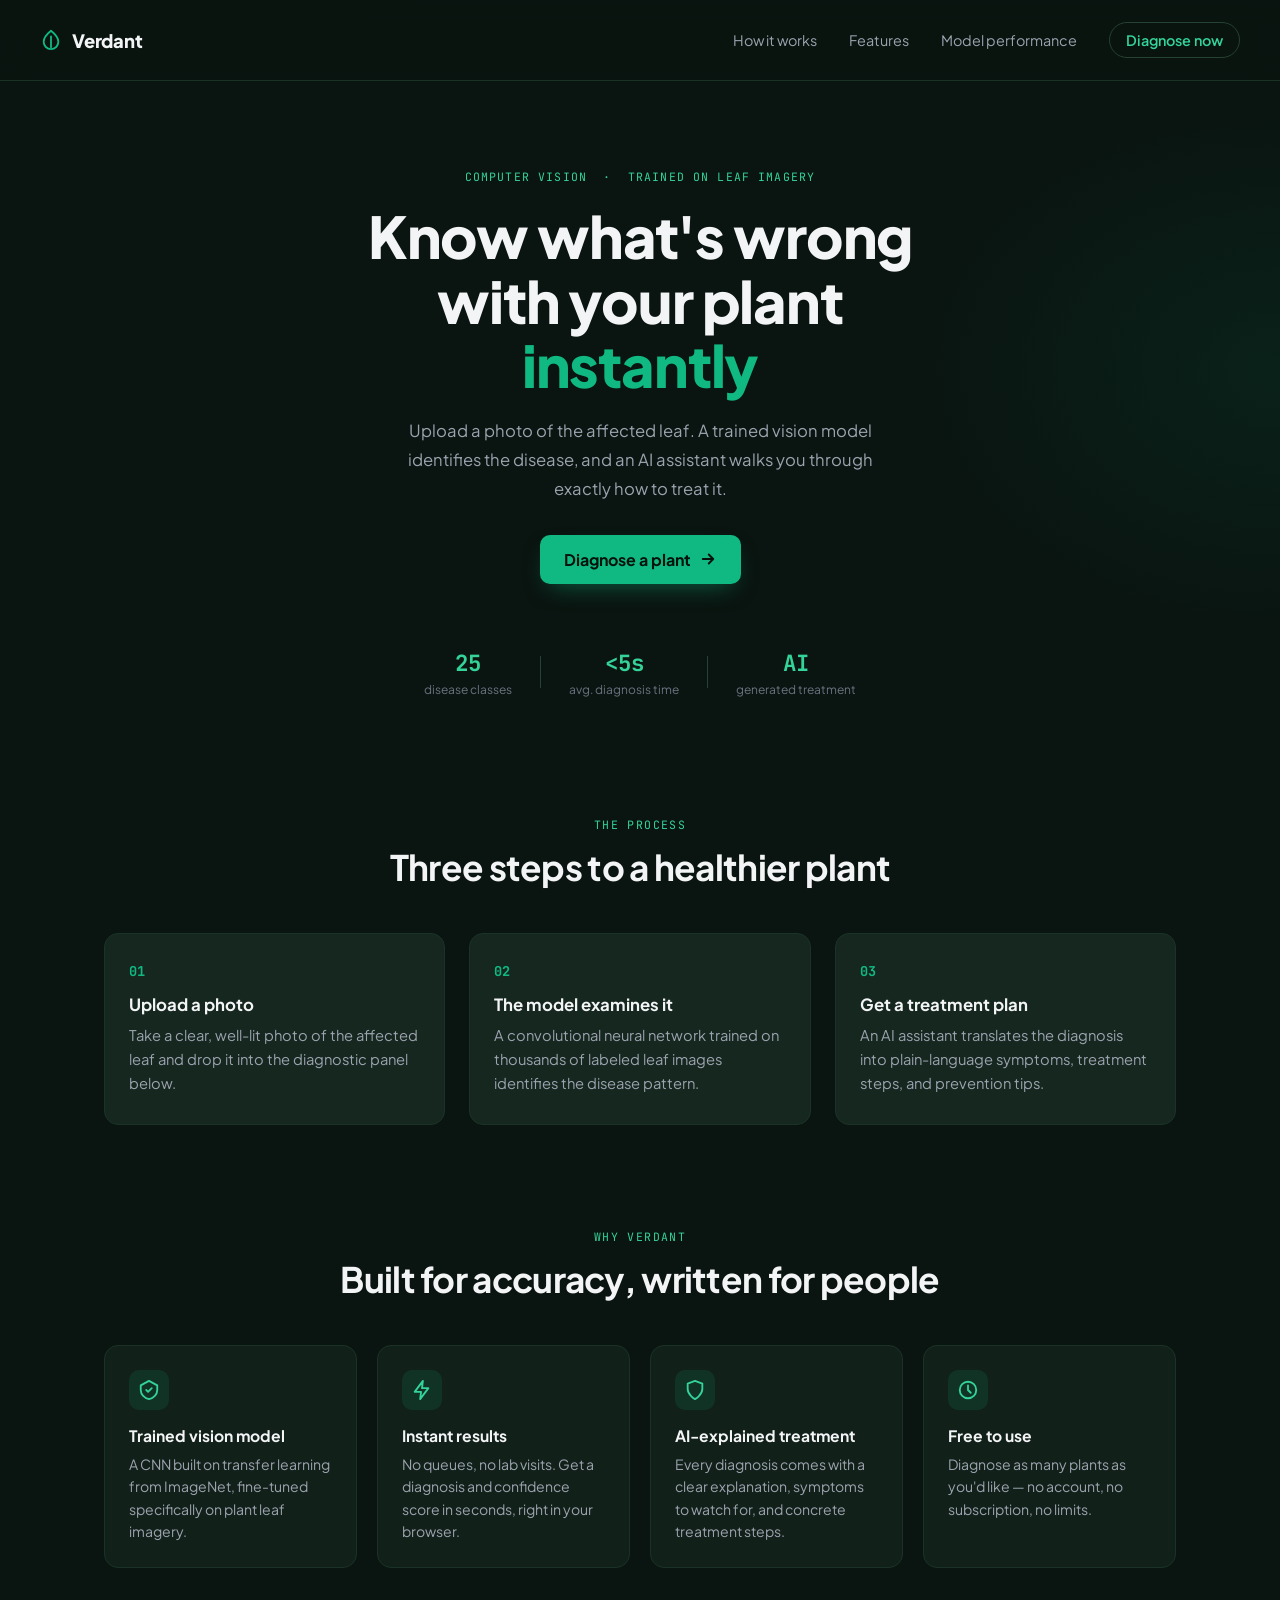
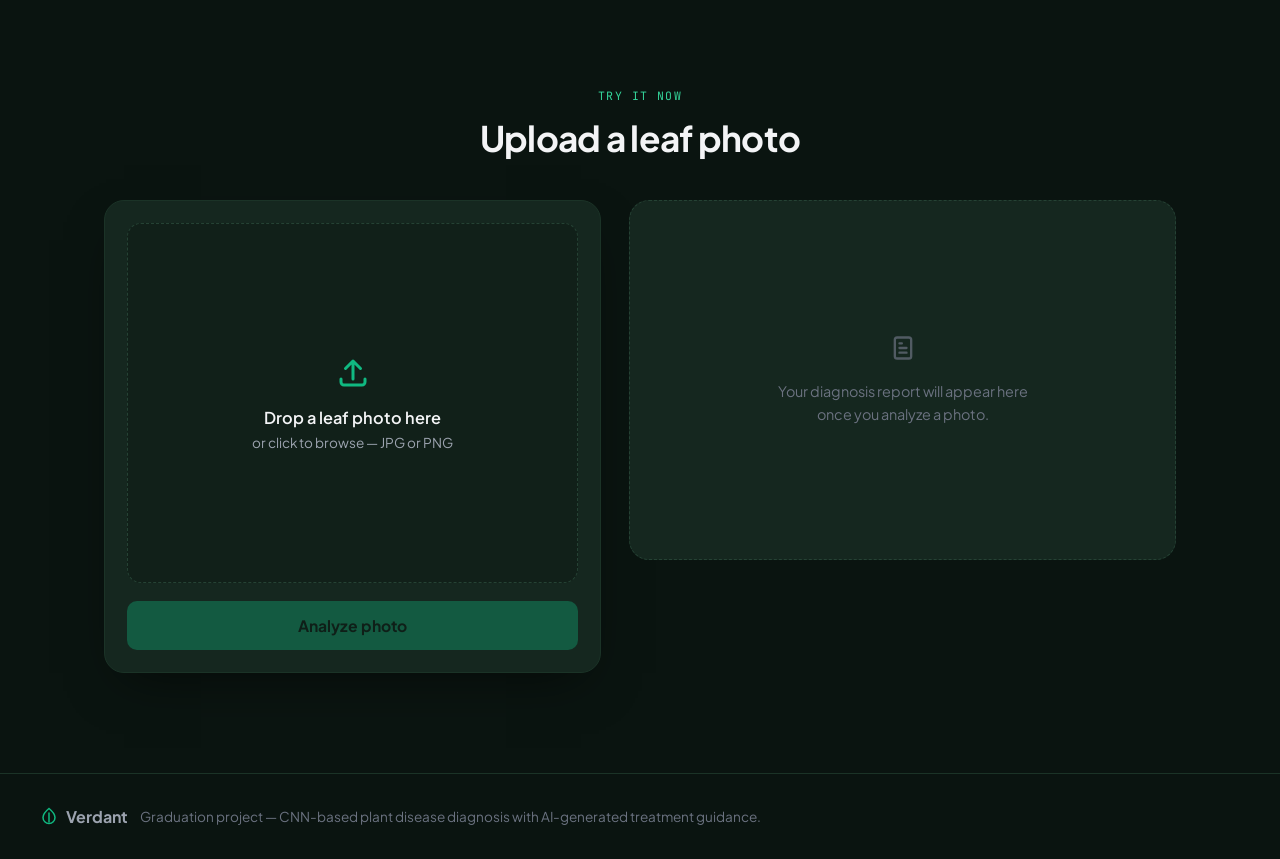
<file: frontend/index.html>
<!DOCTYPE html>
<html lang="en">
<head>
  <meta charset="UTF-8" />
  <meta name="viewport" content="width=device-width, initial-scale=1.0" />
  <title>Verdant — AI Plant Diagnostics</title>
  <link rel="icon" href="data:image/svg+xml,<svg xmlns=%22http://www.w3.org/2000/svg%22 viewBox=%220 0 24 24%22 fill=%22none%22 stroke=%22%2310b981%22 stroke-width=%222%22 stroke-linecap=%22round%22 stroke-linejoin=%22round%22><path d=%22M11 20A7 7 0 0 1 9.8 6.1C15.5 5 17 4.4 19 2c2 2 2.6 3.5 3.7 9.2a7 7 0 0 1-13.8 1.8Z%22></path><path d=%22M2 21c0-3 1.85-5.36 5.08-6C9.5 14.5 12 13 13 12%22></path></svg>">  
  <link rel="icon" type="image/svg+xml" href="favicon.svg" />
  
  <!-- Typography & Fonts -->
  <link rel="preconnect" href="https://fonts.googleapis.com" />
  <link rel="preconnect" href="https://fonts.gstatic.com" crossorigin />
  <link href="https://fonts.googleapis.com/css2?family=JetBrains+Mono:wght@400;500;700&family=Plus+Jakarta+Sans:wght@400;500;600;700;800&display=swap" rel="stylesheet" />
  
  <!-- Stylesheets -->
  <link rel="stylesheet" href="style.css" />
</head>
<body>
  <!-- ============ NAV / TOPBAR ============ -->
  <header class="topbar">
    <div class="topbar__brand">
      <span class="topbar__mark">
        <svg width="22" height="22" viewBox="0 0 24 24" fill="none" stroke="currentColor">
          <path d="M12 2C7 6 4 10 4 14a8 8 0 0 0 16 0c0-4-3-8-8-12Z" stroke-width="2"/>
          <path d="M12 8v12" stroke-width="2" stroke-linecap="round"/>
        </svg>
      </span>
      <span class="topbar__name">Verdant</span>
    </div>
    
    <nav class="topbar__nav">
      <a href="#how-it-works">How it works</a>
      <a href="#features">Features</a>
      <a href="dashboard.html">Model performance</a>
      <a href="#diagnose" class="topbar__cta">Diagnose now</a>
    </nav>
  </header>

  <main>
    <!-- ============ HERO SECTION ============ -->
    <section class="hero">
      <p class="hero__eyebrow">Computer vision &nbsp;·&nbsp; Trained on leaf imagery</p>
      <h1 class="hero__title">
        Know what's wrong with your plant<br>
        <span style="color: var(--accent);">instantly</span>
      </h1>
      <p class="hero__subtitle">
        Upload a photo of the affected leaf. A trained vision model identifies
        the disease, and an AI assistant walks you through exactly how to treat it.
      </p>
      
      <a href="#diagnose" class="hero__cta">
        Diagnose a plant
        <svg width="18" height="18" viewBox="0 0 24 24" fill="none">
          <path d="M5 12h14M13 6l6 6-6 6" stroke="currentColor" stroke-width="2.5" stroke-linecap="round" stroke-linejoin="round"/>
        </svg>
      </a>

      <!-- Key Metrics Banner -->
      <div class="hero__stats">
        <div class="hero__stat">
          <span class="hero__stat-value">25</span>
          <span class="hero__stat-label">disease classes</span>
        </div>
        <div class="hero__stat-divider"></div>
        <div class="hero__stat">
          <span class="hero__stat-value">&lt;5s</span>
          <span class="hero__stat-label">avg. diagnosis time</span>
        </div>
        <div class="hero__stat-divider"></div>
        <div class="hero__stat">
          <span class="hero__stat-value">AI</span>
          <span class="hero__stat-label">generated treatment</span>
        </div>
      </div>
    </section>

    <!-- ============ HOW IT WORKS ============ -->
    <section class="how" id="how-it-works">
      <p class="section-eyebrow">The process</p>
      <h2 class="section-title">Three steps to a healthier plant</h2>

      <div class="how__grid">
        <div class="how__step">
          <span class="how__index">01</span>
          <h3>Upload a photo</h3>
          <p>Take a clear, well-lit photo of the affected leaf and drop it into the diagnostic panel below.</p>
        </div>
        
        <div class="how__step">
          <span class="how__index">02</span>
          <h3>The model examines it</h3>
          <p>A convolutional neural network trained on thousands of labeled leaf images identifies the disease pattern.</p>
        </div>
        
        <div class="how__step">
          <span class="how__index">03</span>
          <h3>Get a treatment plan</h3>
          <p>An AI assistant translates the diagnosis into plain-language symptoms, treatment steps, and prevention tips.</p>
        </div>
      </div>
    </section>

    <!-- ============ FEATURES ============ -->
    <section class="features" id="features">
      <p class="section-eyebrow">Why Verdant</p>
      <h2 class="section-title">Built for accuracy, written for people</h2>

      <div class="features__grid">
        <div class="feature-card">
          <div class="feature-card__icon">
            <svg width="22" height="22" viewBox="0 0 24 24" fill="none">
              <path d="M12 2 3 7v5c0 5 4 9 9 10 5-1 9-5 9-10V7l-9-5Z" stroke="currentColor" stroke-width="2" stroke-linejoin="round"/>
              <path d="m9 12 2 2 4-4" stroke="currentColor" stroke-width="2" stroke-linecap="round" stroke-linejoin="round"/>
            </svg>
          </div>
          <h3>Trained vision model</h3>
          <p>A CNN built on transfer learning from ImageNet, fine-tuned specifically on plant leaf imagery.</p>
        </div>

        <div class="feature-card">
          <div class="feature-card__icon">
            <svg width="22" height="22" viewBox="0 0 24 24" fill="none">
              <path d="M13 2 4 14h7l-1 8 9-12h-7l1-8Z" stroke="currentColor" stroke-width="2" stroke-linejoin="round"/>
            </svg>
          </div>
          <h3>Instant results</h3>
          <p>No queues, no lab visits. Get a diagnosis and confidence score in seconds, right in your browser.</p>
        </div>

        <div class="feature-card">
          <div class="feature-card__icon">
            <svg width="22" height="22" viewBox="0 0 24 24" fill="none">
              <path d="M12 22s8-4.5 8-11V5l-8-3-8 3v6c0 6.5 8 11 8 11Z" stroke="currentColor" stroke-width="2" stroke-linejoin="round"/>
            </svg>
          </div>
          <h3>AI-explained treatment</h3>
          <p>Every diagnosis comes with a clear explanation, symptoms to watch for, and concrete treatment steps.</p>
        </div>

        <div class="feature-card">
          <div class="feature-card__icon">
            <svg width="22" height="22" viewBox="0 0 24 24" fill="none">
              <circle cx="12" cy="12" r="9" stroke="currentColor" stroke-width="2"/>
              <path d="M12 7v5l3 3" stroke="currentColor" stroke-width="2" stroke-linecap="round"/>
            </svg>
          </div>
          <h3>Free to use</h3>
          <p>Diagnose as many plants as you'd like — no account, no subscription, no limits.</p>
        </div>
      </div>
    </section>

    <!-- ============ DIAGNOSTIC TOOL ============ -->
    <section class="lab-tray" id="diagnose">
      <div class="lab-tray__intro">
        <p class="section-eyebrow">Try it now</p>
        <h2 class="section-title">Upload a leaf photo</h2>
      </div>

      <div class="lab-tray__grid">
        <!-- Upload Panel -->
        <div class="upload-panel">
          <div class="upload-zone" id="uploadZone">
            <input type="file" id="fileInput" accept="image/*" hidden />
            
            <div class="upload-zone__content" id="uploadPrompt">
              <div class="upload-zone__icon">
                <svg width="36" height="36" viewBox="0 0 24 24" fill="none">
                  <path d="M12 16V4M12 4 7 9M12 4l5 5" stroke="currentColor" stroke-width="2" stroke-linecap="round" stroke-linejoin="round"/>
                  <path d="M4 16v2a2 2 0 0 0 2 2h12a2 2 0 0 0 2-2v-2" stroke="currentColor" stroke-width="2" stroke-linecap="round"/>
                </svg>
              </div>
              <p class="upload-zone__title">Drop a leaf photo here</p>
              <p class="upload-zone__hint">or click to browse — JPG or PNG</p>
            </div>

            <!-- Preview Container -->
            <div class="preview" id="previewWrap" hidden>
              <img id="previewImg" alt="Uploaded plant photo" />
              <div class="scan-line" id="scanLine"></div>
            </div>
          </div>

          <button class="btn-primary" id="analyzeBtn" disabled>
            <span id="analyzeBtnText">Analyze photo</span>
          </button>
          <p class="error-msg" id="errorMsg" hidden></p>
        </div>

        <!-- Diagnosis Report Output -->
        <div class="report" id="report" hidden>
          <div class="report__header">
            <span class="report__label">Diagnosis</span>
            <span class="report__id" id="reportId"></span>
          </div>

          <div class="report__top">
            <h2 class="report__disease" id="diseaseName">—</h2>

            <div class="gauge" id="gauge">
              <svg viewBox="0 0 120 120" class="gauge__svg">
                <circle cx="60" cy="60" r="52" class="gauge__track" />
                <circle cx="60" cy="60" r="52" class="gauge__fill" id="gaugeFill" />
              </svg>
              <div class="gauge__center">
                <span class="gauge__value" id="confidenceValue">0%</span>
                <span class="gauge__caption">confidence</span>
              </div>
            </div>
          </div>

          <div class="report__section">
            <h3>Overview</h3>
            <p id="diseaseSummary">—</p>
          </div>

          <div class="report__section" id="symptomsSection">
            <h3>Symptoms</h3>
            <ul id="symptomsList"></ul>
          </div>

          <div class="report__section report__section--treatment" id="treatmentSection">
            <h3>Treatment plan</h3>
            <ol id="treatmentList"></ol>
          </div>

          <div class="report__section" id="preventionSection">
            <h3>Prevention</h3>
            <ul id="preventionList"></ul>
          </div>

          <!-- زر تحميل التقرير PDF -->
          <div id="printReportSection" style="margin-top: 20px; margin-bottom: 15px;">
            <button id="printReportBtn" class="btn-secondary" style="width: 100%; display: flex; align-items: center; justify-content: center; gap: 8px; background: rgba(16, 185, 129, 0.1); color: #10b981; border: 1px solid rgba(16, 185, 129, 0.3); cursor: pointer;">
              <svg width="16" height="16" viewBox="0 0 24 24" fill="none" stroke="currentColor" stroke-width="2"><polyline points="6 9 6 2 18 2 18 9"></polyline><path d="M6 18H4a2 2 0 0 1-2-2v-5a2 2 0 0 1 2-2h16a2 2 0 0 1 2 2v5a2 2 0 0 1-2 2h-2"></path><rect x="6" y="14" width="12" height="8"></rect></svg>
              Download Diagnosis Report (PDF)
            </button>
          </div>

          <button class="btn-secondary" id="resetBtn">Diagnose another photo</button>
        </div>

        <!-- Placeholder State -->
        <div class="report-placeholder" id="reportPlaceholder">
          <div class="report-placeholder__icon">
            <svg width="28" height="28" viewBox="0 0 24 24" fill="none">
              <path d="M9 12h6M9 16h6M9 8h2" stroke="currentColor" stroke-width="2" stroke-linecap="round"/>
              <path d="M7 3h10a2 2 0 0 1 2 2v14a2 2 0 0 1-2 2H7a2 2 0 0 1-2-2V5a2 2 0 0 1 2-2Z" stroke="currentColor" stroke-width="2"/>
            </svg>
          </div>
          <p>Your diagnosis report will appear here once you analyze a photo.</p>
        </div>
      </div>
    </section>
  </main>

  <!-- ============ FOOTER ============ -->
  <footer class="footer">
    <div class="footer__brand">
      <span class="topbar__mark">
        <svg width="18" height="18" viewBox="0 0 24 24" fill="none" stroke="currentColor">
          <path d="M12 2C7 6 4 10 4 14a8 8 0 0 0 16 0c0-4-3-8-8-12Z" stroke-width="2"/>
          <path d="M12 8v12" stroke-width="2" stroke-linecap="round"/>
        </svg>
      </span>
      <span>Verdant</span>
    </div>
    <p class="footer__note">Graduation project — CNN-based plant disease diagnosis with AI-generated treatment guidance.</p>
  </footer>

  <script src="script.js"></script>
</body>
</html>
</file>
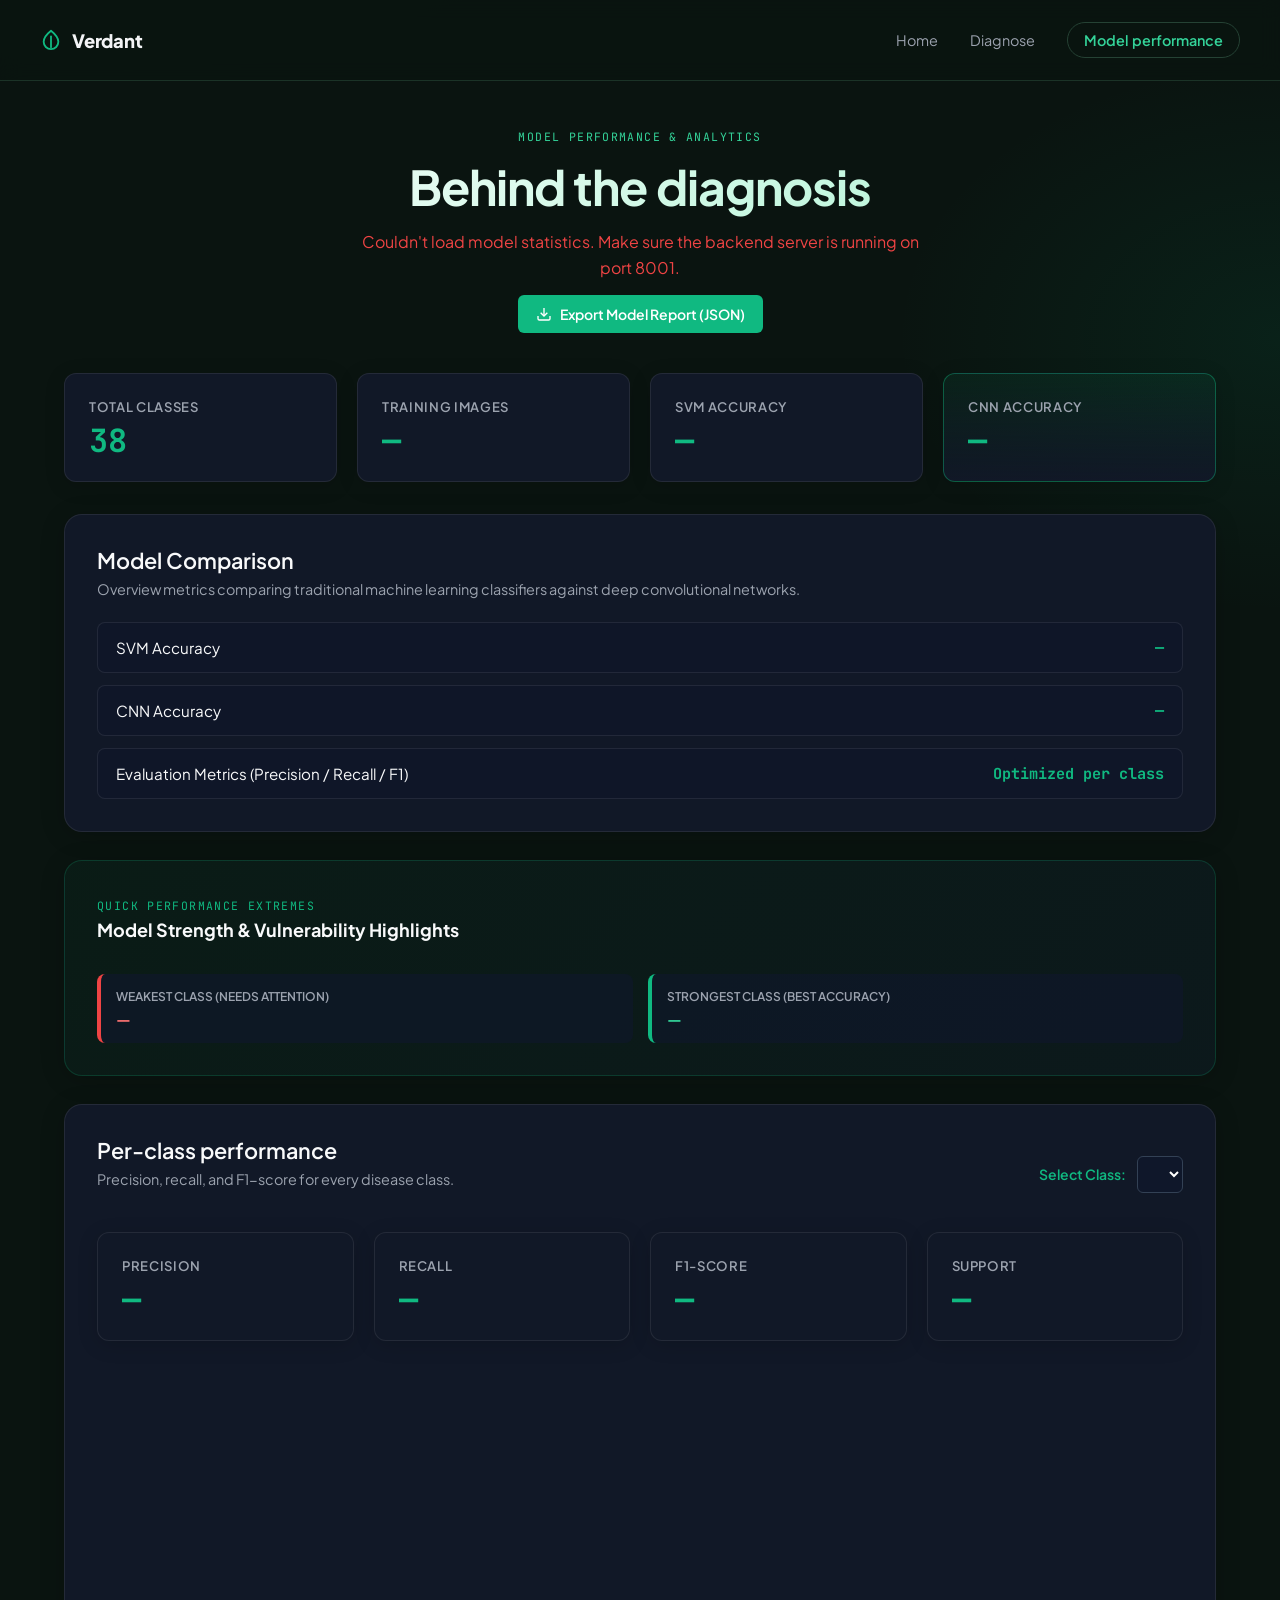
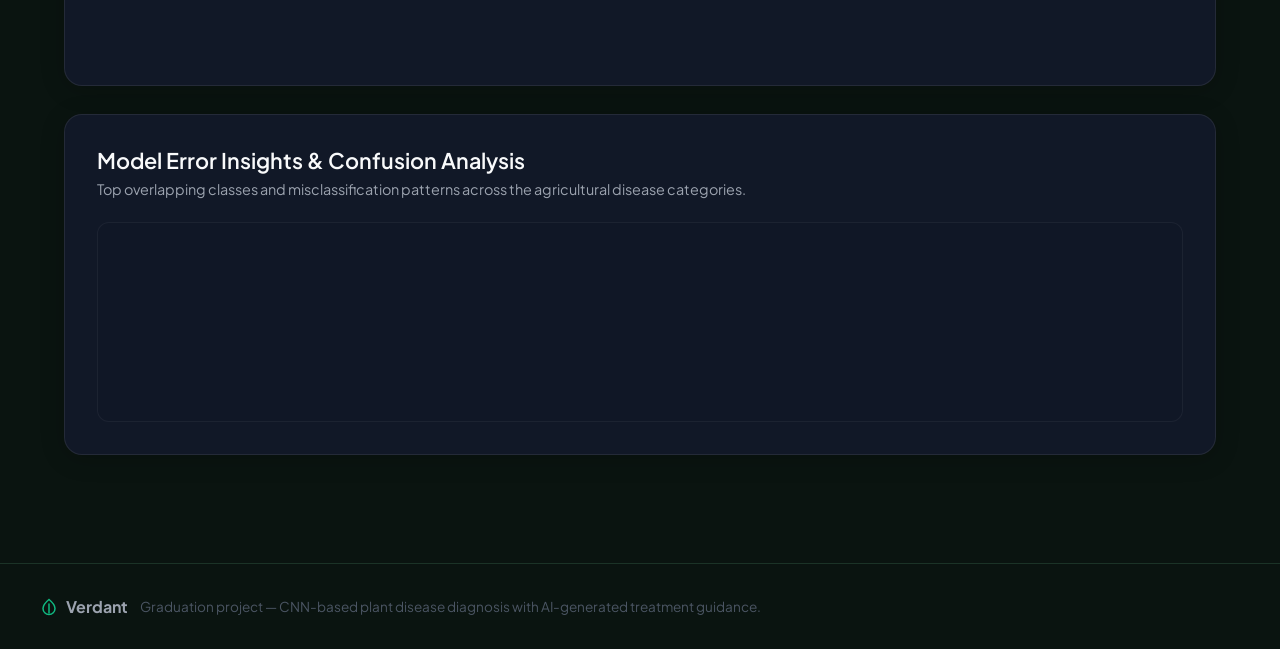
<file: frontend/dashboard.html>
<!DOCTYPE html>
<html lang="en">
<head>
  <meta charset="UTF-8" />
  <meta name="viewport" content="width=device-width, initial-scale=1.0" />
  <title>Model Performance — Verdant</title>
  <link rel="icon" href="data:image/svg+xml,<svg xmlns=%22http://www.w3.org/2000/svg%22 viewBox=%220 0 24 24%22 fill=%22none%22 stroke=%22%2310b981%22 stroke-width=%222%22 stroke-linecap=%22round%22 stroke-linejoin=%22round%22><path d=%22M11 20A7 7 0 0 1 9.8 6.1C15.5 5 17 4.4 19 2c2 2 2.6 3.5 3.7 9.2a7 7 0 0 1-13.8 1.8Z%22></path><path d=%22M2 21c0-3 1.85-5.36 5.08-6C9.5 14.5 12 13 13 12%22></path></svg>">
  <!-- Google Fonts -->
  <link rel="preconnect" href="https://fonts.googleapis.com" />
  <link rel="preconnect" href="https://fonts.gstatic.com" crossorigin />
  <link href="https://fonts.googleapis.com/css2?family=JetBrains+Mono:wght@400;500;700&family=Plus+Jakarta+Sans:wght@400;500;600;700;800&display=swap" rel="stylesheet" />

  <!-- Stylesheets -->
  <link rel="stylesheet" href="style.css" />
  <link rel="stylesheet" href="dashboard.css" />
</head>
<body>

  <!-- Navigation Bar -->
  <header class="topbar">
    <div class="topbar__brand">
      <span class="topbar__mark">
        <svg width="22" height="22" viewBox="0 0 24 24" fill="none" stroke="currentColor">
          <path d="M12 2C7 6 4 10 4 14a8 8 0 0 0 16 0c0-4-3-8-8-12Z" stroke-width="2"/>
          <path d="M12 8v12" stroke-width="2" stroke-linecap="round"/>
        </svg>
      </span>
      <span class="topbar__name">Verdant</span>
    </div>
    <nav class="topbar__nav">
      <a href="index.html">Home</a>
      <a href="index.html#diagnose">Diagnose</a>
      <a href="dashboard.html" class="topbar__cta">Model performance</a>
    </nav>
  </header>

  <!-- Main Dashboard Content -->
  <main class="dash">
    <!-- Introduction Header -->
    <section class="dash__intro">
      <p class="section-eyebrow">Model Performance & Analytics</p>
      <h1 class="dash__title">Behind the diagnosis</h1>
      <p class="dash__subtitle">
        A transparent look at how the classification model was trained and evaluated —
        overall accuracy, per-class breakdown, and model confidence metrics.
      </p>
      
      <!-- Export Report Button -->
      <div style="margin-top: 15px;">
        <button id="exportReportBtn" style="background: #10b981; color: #fff; border: none; padding: 10px 18px; border-radius: 6px; font-family: 'Plus Jakarta Sans', sans-serif; font-weight: 600; font-size: 14px; cursor: pointer; display: inline-flex; align-items: center; gap: 8px; transition: background 0.2s;">
          <svg width="16" height="16" viewBox="0 0 24 24" fill="none" stroke="currentColor" stroke-width="2"><path d="M21 15v4a2 2 0 0 1-2 2H5a2 2 0 0 1-2-2v-4"></path><polyline points="7 10 12 15 17 10"></polyline><line x1="12" y1="15" x2="12" y2="3"></line></svg>
          Export Model Report (JSON)
        </button>
      </div>
    </section>

    <!-- Overview Metrics Row -->
    <section class="metric-row" id="metricRow">
      <div class="metric-card">
        <span class="metric-card__label">Total Classes</span>
        <span class="metric-card__value" id="statClasses">38</span>
      </div>
      <div class="metric-card">
        <span class="metric-card__label">Training Images</span>
        <span class="metric-card__value" id="statTrain">—</span>
      </div>
      <div class="metric-card">
        <span class="metric-card__label">SVM Accuracy</span>
        <span class="metric-card__value" id="statSvm">—</span>
      </div>
      <div class="metric-card metric-card--highlight">
        <span class="metric-card__label">CNN Accuracy</span>
        <span class="metric-card__value" id="statCnn">—</span>
      </div>
    </section>

    <!-- Model Comparison Section -->
    <section class="dash-panel">
      <h2 class="dash-panel__title">Model Comparison</h2>
      <p class="dash-panel__caption">Overview metrics comparing traditional machine learning classifiers against deep convolutional networks.</p>
      <div class="model-comparison-list">
        <div class="comparison-item"><span>SVM Accuracy</span> <strong id="compSvm">—</strong></div>
        <div class="comparison-item"><span>CNN Accuracy</span> <strong id="compCnn">—</strong></div>
        <div class="comparison-item"><span>Evaluation Metrics (Precision / Recall / F1)</span> <strong>Optimized per class</strong></div>
      </div>
    </section>

    <!-- Weakest / Strongest Class Highlight Card -->
    <section class="dash-panel" style="background: linear-gradient(135deg, rgba(16, 185, 129, 0.05), rgba(59, 130, 246, 0.05)); border: 1px solid rgba(16, 185, 129, 0.2);">
      <div style="display: flex; justify-content: space-between; align-items: center; flex-wrap: wrap; gap: 20px;">
        <div>
          <span class="section-eyebrow" style="color: #10b981;">Quick Performance Extremes</span>
          <h3 style="color: #f9fafb; font-size: 18px; margin-top: 4px;">Model Strength & Vulnerability Highlights</h3>
        </div>
      </div>
      <div style="display: grid; grid-template-columns: repeat(auto-fit, minmax(280px, 1fr)); gap: 15px; margin-top: 15px;">
        <div style="background: rgba(15, 23, 42, 0.7); padding: 15px; border-radius: 8px; border-left: 4px solid #ef4444;">
          <span style="font-size: 12px; color: #9ca3af; display: block; text-transform: uppercase; font-weight: 600;">Weakest Class (Needs Attention)</span>
          <strong id="weakestClassVal" style="font-size: 15px; color: #f87171; display: block; margin-top: 5px;">—</strong>
        </div>
        <div style="background: rgba(15, 23, 42, 0.7); padding: 15px; border-radius: 8px; border-left: 4px solid #10b981;">
          <span style="font-size: 12px; color: #9ca3af; display: block; text-transform: uppercase; font-weight: 600;">Strongest Class (Best Accuracy)</span>
          <strong id="strongestClassVal" style="font-size: 15px; color: #34d399; display: block; margin-top: 5px;">—</strong>
        </div>
      </div>
    </section>

    <!-- Per-Class Performance Breakdown -->
    <section class="dash-panel">
      <div class="panel-header-flex" style="display: flex; justify-content: space-between; align-items: center; flex-wrap: wrap; gap: 15px;">
        <div>
          <h2 class="dash-panel__title">Per-class performance</h2>
          <p class="dash-panel__caption">Precision, recall, and F1-score for every disease class.</p>
        </div>
        <div class="class-selector-wrap">
          <label for="classSelect" style="font-size: 14px; margin-right: 8px; color: #10b981; font-weight: 600;">Select Class:</label>
          <select id="classSelect" class="dash-select" style="padding: 8px 12px; background: #0f172a; color: #fff; border: 1px solid #334155; border-radius: 6px; font-family: inherit;">
            <!-- Dynamically populated classes -->
          </select>
        </div>
      </div>

      <!-- Selected Class Metrics Mini Cards -->
      <div class="metric-row" style="margin-top: 20px;" id="selectedClassMetrics">
        <div class="metric-card"><span class="metric-card__label">Precision</span><span class="metric-card__value" id="valPrecision">—</span></div>
        <div class="metric-card"><span class="metric-card__label">Recall</span><span class="metric-card__value" id="valRecall">—</span></div>
        <div class="metric-card"><span class="metric-card__label">F1-Score</span><span class="metric-card__value" id="valF1">—</span></div>
        <div class="metric-card"><span class="metric-card__label">Support</span><span class="metric-card__value" id="valSupport">—</span></div>
      </div>

      <div class="chart-wrap" style="margin-top: 20px;">
        <canvas id="perClassChart" height="110"></canvas>
      </div>
    </section>

    <!-- Confusion Matrix / Error Insights Section -->
    <section class="dash-panel">
      <h2 class="dash-panel__title">Model Error Insights & Confusion Analysis</h2>
      <p class="dash-panel__caption">Top overlapping classes and misclassification patterns across the agricultural disease categories.</p>
      <div style="background: rgba(17, 24, 39, 0.6); border: 1px solid rgba(255, 255, 255, 0.05); border-radius: 12px; min-height: 200px;">
        <div id="confusionMatrix"></div>
      </div>
    </section>
  </main>

  <!-- Footer -->
  <footer class="footer">
    <div class="footer__brand">
      <span class="topbar__mark">
        <svg width="18" height="18" viewBox="0 0 24 24" fill="none" stroke="currentColor">
          <path d="M12 2C7 6 4 10 4 14a8 8 0 0 0 16 0c0-4-3-8-8-12Z" stroke-width="2"/>
          <path d="M12 8v12" stroke-width="2" stroke-linecap="round"/>
        </svg>
      </span>
      <span>Verdant</span>
    </div>
    <p class="footer__note">Graduation project — CNN-based plant disease diagnosis with AI-generated treatment guidance.</p>
  </footer>

  <!-- External Scripts -->
  <script src="chart.min.js"></script>
  <script src="dashboard.js"></script>
</body>
</html>
</file>
<file: frontend/style.css>
/* ========== Design Tokens ========== */
:root {
  --bg: #0A1410;
  --bg-elevated: #112019;
  --surface: #15271F;
  --surface-raised: #1C3329;
  --border: #254234;
  --border-soft: #1B3327;

  --accent: #10B981;
  --accent-soft: #34D399;
  --pine: #059669;
  --alert: #F43F5E;

  --text: #F3F4F6;
  --text-muted: #9CA3AF;
  --text-faint: #6B7280;

  --font-display: "Plus Jakarta Sans", -apple-system, BlinkMacSystemFont, sans-serif;
  --font-body: "Plus Jakarta Sans", -apple-system, BlinkMacSystemFont, sans-serif;
  --font-mono: "JetBrains Mono", monospace;

  --radius-lg: 20px;
  --radius-md: 14px;
  --shadow-card: 0 20px 50px -20px rgba(0, 0, 0, 0.6);
  --content-width: 1120px;
}

* {
  box-sizing: border-box;
}

body {
  margin: 0;
  background: var(--bg);
  background-image:
    radial-gradient(ellipse 900px 500px at 10% -10%, rgba(16, 185, 129, 0.08), transparent 60%),
    radial-gradient(ellipse 700px 500px at 100% 15%, rgba(5, 150, 105, 0.10), transparent 55%);
  color: var(--text);
  font-family: var(--font-body);
  min-height: 100vh;
  -webkit-font-smoothing: antialiased;
}

:focus-visible {
  outline: 2px solid var(--accent);
  outline-offset: 2px;
}

a {
  color: inherit;
}

.section-eyebrow {
  font-family: var(--font-mono);
  color: var(--accent-soft);
  letter-spacing: 0.12em;
  text-transform: uppercase;
  font-size: 0.72rem;
  margin: 0 0 12px;
}

.section-title {
  font-family: var(--font-display);
  font-weight: 700;
  font-size: clamp(1.7rem, 3vw, 2.2rem);
  margin: 0 0 44px;
  letter-spacing: -0.02em;
}

/* ========== Navigation ========== */
.topbar {
  display: flex;
  justify-content: space-between;
  align-items: center;
  padding: 22px 40px;
  border-bottom: 1px solid var(--border-soft);
  position: sticky;
  top: 0;
  background: rgba(10, 20, 16, 0.85);
  backdrop-filter: blur(10px);
  z-index: 10;
}

.topbar__brand {
  display: flex;
  align-items: center;
  gap: 10px;
}

.topbar__mark {
  color: var(--accent);
  display: flex;
}

.topbar__name {
  font-family: var(--font-display);
  font-weight: 800;
  font-size: 1.15rem;
  letter-spacing: -0.01em;
}

.topbar__nav {
  display: flex;
  align-items: center;
  gap: 32px;
  font-size: 0.9rem;
}

.topbar__nav a {
  text-decoration: none;
  color: var(--text-muted);
  transition: color 0.15s ease;
}

.topbar__nav a:hover {
  color: var(--text);
}

.topbar__cta {
  color: var(--accent-soft) !important;
  border: 1px solid var(--border);
  padding: 8px 16px;
  border-radius: 999px;
  font-weight: 600;
}

.topbar__cta:hover {
  border-color: var(--accent);
}

@media (max-width: 680px) {
  .topbar__nav a:not(.topbar__cta) {
    display: none;
  }
}

/* ========== Hero Section ========== */
.hero {
  max-width: 720px;
  margin: 0 auto;
  padding: 88px 24px 56px;
  text-align: center;
}

.hero__eyebrow {
  font-family: var(--font-mono);
  color: var(--accent-soft);
  letter-spacing: 0.1em;
  text-transform: uppercase;
  font-size: 0.72rem;
  margin: 0 0 20px;
}

.hero__title {
  font-family: var(--font-display);
  font-weight: 800;
  font-size: clamp(2.4rem, 5vw, 3.6rem);
  line-height: 1.12;
  margin: 0 0 18px;
  letter-spacing: -0.02em;
}

.hero__subtitle {
  color: var(--text-muted);
  max-width: 520px;
  margin: 0 auto 32px;
  line-height: 1.75;
  font-size: 1.04rem;
}

.hero__cta {
  display: inline-flex;
  align-items: center;
  gap: 8px;
  background: var(--accent);
  color: #04120C;
  text-decoration: none;
  font-weight: 700;
  padding: 14px 24px;
  border-radius: 10px;
  box-shadow: 0 10px 24px -10px rgba(16, 185, 129, 0.5);
  transition: transform 0.15s ease, background-color 0.15s ease;
}

.hero__cta:hover {
  transform: translateY(-1px);
  background: var(--accent-soft);
}

.hero__stats {
  display: flex;
  align-items: center;
  justify-content: center;
  gap: 28px;
  margin-top: 64px;
}

.hero__stat {
  display: flex;
  flex-direction: column;
  align-items: center;
  gap: 4px;
}

.hero__stat-value {
  font-family: var(--font-mono);
  font-size: 1.4rem;
  font-weight: 700;
  color: var(--accent-soft);
}

.hero__stat-label {
  font-size: 0.75rem;
  color: var(--text-faint);
}

.hero__stat-divider {
  width: 1px;
  height: 32px;
  background: var(--border);
}

/* ========== How It Works Section ========== */
.how {
  max-width: var(--content-width);
  margin: 0 auto;
  padding: 64px 24px;
  text-align: center;
}

.how__grid {
  display: grid;
  grid-template-columns: 1fr;
  gap: 24px;
  text-align: left;
}

@media (min-width: 780px) {
  .how__grid {
    grid-template-columns: repeat(3, 1fr);
  }
}

.how__step {
  background: var(--surface);
  border: 1px solid var(--border-soft);
  border-radius: var(--radius-md);
  padding: 28px 24px;
}

.how__index {
  font-family: var(--font-mono);
  color: var(--accent);
  font-size: 0.85rem;
  font-weight: 700;
  display: block;
  margin-bottom: 14px;
}

.how__step h3 {
  margin: 0 0 8px;
  font-size: 1.05rem;
  font-weight: 700;
}

.how__step p {
  margin: 0;
  color: var(--text-muted);
  line-height: 1.65;
  font-size: 0.92rem;
}

/* ========== Features Section ========== */
.features {
  max-width: var(--content-width);
  margin: 0 auto;
  padding: 40px 24px 80px;
  text-align: center;
}

.features__grid {
  display: grid;
  grid-template-columns: 1fr;
  gap: 20px;
  text-align: left;
}

@media (min-width: 640px) {
  .features__grid {
    grid-template-columns: repeat(2, 1fr);
  }
}

@media (min-width: 1000px) {
  .features__grid {
    grid-template-columns: repeat(4, 1fr);
  }
}

.feature-card {
  background: var(--bg-elevated);
  border: 1px solid var(--border-soft);
  border-radius: var(--radius-md);
  padding: 24px;
}

.feature-card__icon {
  color: var(--accent-soft);
  width: 40px;
  height: 40px;
  border-radius: 10px;
  background: rgba(16, 185, 129, 0.12);
  display: flex;
  align-items: center;
  justify-content: center;
  margin-bottom: 16px;
}

.feature-card h3 {
  margin: 0 0 8px;
  font-size: 0.98rem;
  font-weight: 700;
}

.feature-card p {
  margin: 0;
  color: var(--text-muted);
  font-size: 0.88rem;
  line-height: 1.6;
}

/* ========== Main Application Tool Area ========== */
.lab-tray {
  max-width: var(--content-width);
  margin: 0 auto;
  padding: 40px 24px 100px;
  scroll-margin-top: 90px;
}

.lab-tray__intro {
  text-align: center;
  margin-bottom: 8px;
}

.lab-tray__intro .section-title {
  margin-bottom: 40px;
}

.lab-tray__grid {
  display: grid;
  grid-template-columns: 1fr;
  gap: 28px;
}

@media (min-width: 900px) {
  .lab-tray__grid {
    grid-template-columns: 1fr 1.1fr;
    align-items: start;
  }
}

/* ---- Upload Panel ---- */
.upload-panel {
  background: var(--surface);
  border: 1px solid var(--border-soft);
  border-radius: var(--radius-lg);
  padding: 22px;
  box-shadow: var(--shadow-card);
}

.upload-zone {
  position: relative;
  border: 1.5px dashed var(--border);
  border-radius: var(--radius-md);
  min-height: 360px;
  display: flex;
  align-items: center;
  justify-content: center;
  cursor: pointer;
  overflow: hidden;
  background: var(--bg-elevated);
  transition: border-color 0.25s ease, background 0.25s ease;
}

.upload-zone:hover,
.upload-zone.is-dragover {
  border-color: var(--accent);
  background: rgba(16, 185, 129, 0.04);
}

.upload-zone__content {
  text-align: center;
  padding: 24px;
  color: var(--text-muted);
}

.upload-zone__icon {
  color: var(--accent);
  display: flex;
  justify-content: center;
  margin-bottom: 16px;
}

.upload-zone__title {
  margin: 0 0 6px;
  font-weight: 600;
  color: var(--text);
  font-size: 1.02rem;
}

.upload-zone__hint {
  margin: 0;
  font-size: 0.85rem;
}

.preview {
  position: relative;
  width: 100%;
  height: 360px;
}

.preview img {
  width: 100%;
  height: 100%;
  object-fit: cover;
  display: block;
}

.scan-line {
  position: absolute;
  left: 0;
  right: 0;
  top: 0;
  height: 2px;
  background: linear-gradient(90deg, transparent, var(--accent-soft), transparent);
  box-shadow: 0 0 16px 3px rgba(52, 211, 153, 0.6);
  opacity: 0;
}

.scan-line.is-active {
  opacity: 1;
  animation: scan 1.6s ease-in-out infinite;
}

@keyframes scan {
  0% { top: 0; }
  50% { top: calc(100% - 2px); }
  100% { top: 0; }
}

@media (prefers-reduced-motion: reduce) {
  .scan-line.is-active {
    animation: none;
    opacity: 0.6;
    top: 50%;
  }
}

.btn-primary,
.btn-secondary {
  width: 100%;
  margin-top: 18px;
  padding: 15px 20px;
  border-radius: 10px;
  border: none;
  font-family: var(--font-body);
  font-weight: 700;
  font-size: 0.98rem;
  cursor: pointer;
  transition: transform 0.15s ease, opacity 0.15s ease, box-shadow 0.15s ease;
}

.btn-primary {
  background: var(--accent);
  color: #04120C;
  box-shadow: 0 8px 20px -8px rgba(16, 185, 129, 0.5);
}

.btn-primary:disabled {
  opacity: 0.35;
  cursor: not-allowed;
  box-shadow: none;
}

.btn-primary:not(:disabled):hover {
  transform: translateY(-1px);
}

.btn-secondary {
  background: transparent;
  border: 1px solid var(--border);
  color: var(--text);
}

.btn-secondary:hover {
  border-color: var(--accent);
  color: var(--accent-soft);
}

.error-msg {
  color: var(--alert);
  font-size: 0.85rem;
  margin: 12px 2px 0;
}

/* ---- Report Placeholder ---- */
.report-placeholder {
  background: var(--surface);
  border: 1px dashed var(--border);
  border-radius: var(--radius-lg);
  min-height: 360px;
  display: flex;
  flex-direction: column;
  align-items: center;
  justify-content: center;
  text-align: center;
  padding: 40px;
  color: var(--text-faint);
}

.report-placeholder__icon {
  margin-bottom: 14px;
  opacity: 0.7;
}

.report-placeholder p {
  max-width: 260px;
  margin: 0;
  font-size: 0.9rem;
  line-height: 1.6;
}

/* ---- Report Card Dashboard ---- */
.report {
  background: var(--surface);
  border: 1px solid var(--border-soft);
  border-radius: var(--radius-lg);
  padding: 30px;
  box-shadow: var(--shadow-card);
}

.report__header {
  display: flex;
  justify-content: space-between;
  align-items: center;
  margin-bottom: 18px;
}

.report__label {
  font-family: var(--font-mono);
  font-size: 0.72rem;
  color: var(--text-faint);
  letter-spacing: 0.08em;
  text-transform: uppercase;
}

.report__id {
  font-family: var(--font-mono);
  font-size: 0.72rem;
  color: var(--text-faint);
}

.report__top {
  display: flex;
  align-items: center;
  justify-content: space-between;
  gap: 20px;
  margin-bottom: 24px;
}

.report__disease {
  font-family: var(--font-display);
  font-weight: 700;
  font-size: 1.55rem;
  margin: 0;
  color: var(--accent-soft);
  line-height: 1.25;
}

.gauge {
  position: relative;
  width: 84px;
  height: 84px;
  flex-shrink: 0;
}

.gauge__svg {
  width: 100%;
  height: 100%;
  transform: rotate(-90deg);
}

.gauge__track {
  fill: none;
  stroke: var(--surface-raised);
  stroke-width: 9;
}

.gauge__fill {
  fill: none;
  stroke: var(--accent);
  stroke-width: 9;
  stroke-linecap: round;
  stroke-dasharray: 326.7;
  stroke-dashoffset: 326.7;
  transition: stroke-dashoffset 0.8s cubic-bezier(0.4, 0, 0.2, 1);
}

.gauge__fill--warning {
  stroke: var(--alert);
}

.report__disease--warning {
  color: var(--alert);
  font-size: 1.25rem;
}

.gauge__center {
  position: absolute;
  inset: 0;
  display: flex;
  flex-direction: column;
  align-items: center;
  justify-content: center;
}

.gauge__value {
  font-family: var(--font-mono);
  font-size: 1.05rem;
  font-weight: 700;
}

.gauge__caption {
  font-size: 0.6rem;
  color: var(--text-faint);
  letter-spacing: 0.04em;
  text-transform: uppercase;
  margin-top: 1px;
}

.report__section {
  margin-bottom: 22px;
}

.report__section:last-of-type {
  margin-bottom: 26px;
}

.report__section h3 {
  font-size: 0.72rem;
  text-transform: uppercase;
  letter-spacing: 0.08em;
  color: var(--text-faint);
  margin: 0 0 10px;
  font-weight: 700;
}

.report__section p {
  line-height: 1.75;
  margin: 0;
  color: var(--text);
}

.report__section ul,
.report__section ol {
  margin: 0;
  padding-left: 20px;
  line-height: 1.95;
  color: var(--text);
}

.report__section--treatment {
  background: rgba(244, 63, 94, 0.07);
  border: 1px solid rgba(244, 63, 94, 0.22);
  border-radius: var(--radius-md);
  padding: 18px 20px;
}

.report__section--treatment h3 {
  color: var(--alert);
}

#resetBtn {
  margin-top: 4px;
}

/* ========== Footer ========== */
.footer {
  border-top: 1px solid var(--border-soft);
  padding: 32px 40px;
  display: flex;
  align-items: center;
  gap: 12px;
  flex-wrap: wrap;
}

.footer__brand {
  display: flex;
  align-items: center;
  gap: 8px;
  font-family: var(--font-display);
  font-weight: 700;
  color: var(--text-muted);
}

.footer__note {
  margin: 0;
  color: var(--text-faint);
  font-size: 0.85rem;
}
</file>
<file: frontend/dashboard.css>
/* ========== Dashboard Core Setup & Themes ========== */
:root {
  --dash-bg: #0b0f19;
  --dash-surface: #111827;
  --dash-surface-hover: #1f2937;
  --dash-border: rgba(255, 255, 255, 0.08);
  --dash-border-hover: rgba(52, 211, 153, 0.3);
  
  --primary-accent: #10b981;
  --primary-glow: rgba(16, 185, 129, 0.15);
  --warning-accent: #f59e0b;
  --warning-bg: rgba(245, 158, 11, 0.08);
  --warning-border: rgba(245, 158, 11, 0.25);
  
  --text-main: #f9fafb;
  --text-muted: #9ca3af;
  --text-faint: #4b5563;
  
  --font-mono: 'JetBrains Mono', 'Fira Code', monospace;
  --font-display: 'Plus Jakarta Sans', 'Inter', -apple-system, sans-serif;
  
  --radius-sm: 8px;
  --radius-md: 12px;
  --radius-lg: 18px;
  --content-width: 1200px;
}

/* ========== Main Dashboard Container ========== */
.dash {
  max-width: var(--content-width);
  margin: 0 auto;
  padding: 48px 24px 80px;
  color: var(--text-main);
  font-family: var(--font-display);
}

.dash__intro {
  text-align: center;
  margin-bottom: 40px;
}

.dash__title {
  font-family: var(--font-display);
  font-weight: 700;
  font-size: clamp(2.2rem, 5vw, 3rem);
  margin: 0 0 12px;
  letter-spacing: -0.02em;
  background: linear-gradient(135deg, #ffffff 0%, #a7f3d0 100%);
  background-clip: text;
  -webkit-background-clip: text;
  -webkit-text-fill-color: transparent;
}

.dash__subtitle {
  color: var(--text-muted);
  max-width: 580px;
  margin: 0 auto;
  font-size: 1rem;
  line-height: 1.6;
}

.placeholder-banner {
  margin: 24px auto 0;
  max-width: 600px;
  background: var(--warning-bg);
  border: 1px solid var(--warning-border);
  color: var(--warning-accent);
  border-radius: var(--radius-md);
  padding: 14px 20px;
  font-size: 0.88rem;
  backdrop-filter: blur(8px);
  display: flex;
  align-items: center;
  justify-content: center;
  gap: 8px;
}

.placeholder-banner code {
  font-family: var(--font-mono);
  background: rgba(0, 0, 0, 0.3);
  padding: 2px 8px;
  border-radius: 4px;
  border: 1px solid rgba(255, 255, 255, 0.1);
}

/* ========== Metric Cards ========== */
.metric-row {
  display: grid;
  grid-template-columns: repeat(1, 1fr);
  gap: 20px;
  margin-bottom: 32px;
}

@media (min-width: 540px) {
  .metric-row {
    grid-template-columns: repeat(2, 1fr);
  }
}

@media (min-width: 960px) {
  .metric-row {
    grid-template-columns: repeat(4, 1fr);
  }
}

.metric-card {
  background: var(--dash-surface);
  border: 1px solid var(--dash-border);
  border-radius: var(--radius-md);
  padding: 24px;
  display: flex;
  flex-direction: column;
  gap: 10px;
  transition: all 0.25s cubic-bezier(0.4, 0, 0.2, 1);
  box-shadow: 0 4px 20px rgba(0, 0, 0, 0.15);
}

.metric-card:hover {
  transform: translateY(-4px);
  border-color: var(--dash-border-hover);
  box-shadow: 0 8px 30px rgba(16, 185, 129, 0.1);
}

.metric-card--highlight {
  border-color: rgba(16, 185, 129, 0.4);
  background: linear-gradient(180deg, rgba(16, 185, 129, 0.08) 0%, var(--dash-surface) 100%);
}

.metric-card__label {
  font-size: 0.82rem;
  color: var(--text-muted);
  text-transform: uppercase;
  letter-spacing: 0.05em;
  font-weight: 600;
}

.metric-card__value {
  font-family: var(--font-mono);
  font-size: 2rem;
  font-weight: 700;
  color: var(--primary-accent);
  line-height: 1;
}

/* ========== Dashboard Panels ========== */
.dash-panel {
  background: var(--dash-surface);
  border: 1px solid var(--dash-border);
  border-radius: var(--radius-lg);
  padding: 32px;
  margin-bottom: 28px;
  box-shadow: 0 4px 24px rgba(0, 0, 0, 0.2);
}

.dash-panel__title {
  font-family: var(--font-display);
  font-weight: 600;
  font-size: 1.35rem;
  color: var(--text-main);
  margin: 0 0 6px;
}

.dash-panel__caption {
  color: var(--text-muted);
  font-size: 0.9rem;
  margin: 0 0 24px;
}

.chart-wrap {
  position: relative;
  min-height: 280px;
}

/* ========== Model Comparison List Styling ========== */
.model-comparison-list {
  display: flex;
  flex-direction: column;
  gap: 12px;
}

.comparison-item {
  display: flex;
  justify-content: space-between;
  align-items: center;
  background: rgba(15, 23, 42, 0.6);
  padding: 14px 18px;
  border-radius: var(--radius-sm);
  border: 1px solid var(--dash-border);
  font-size: 0.95rem;
}

.comparison-item strong {
  font-family: var(--font-mono);
  color: var(--primary-accent);
}

/* ========== Confusion Matrix Heatmap ========== */
.heatmap-scroll {
  overflow-x: auto;
  padding-bottom: 12px;
}

.heatmap-scroll::-webkit-scrollbar {
  height: 6px;
}

.heatmap-scroll::-webkit-scrollbar-thumb {
  background: var(--dash-surface-hover);
  border-radius: 3px;
}

.heatmap {
  display: grid;
  gap: 4px;
  width: max-content;
  margin-top: 12px;
}

.heatmap__row {
  display: flex;
  gap: 4px;
}

.heatmap__cell {
  width: 42px;
  height: 42px;
  border-radius: var(--radius-sm);
  display: flex;
  align-items: center;
  justify-content: center;
  font-family: var(--font-mono);
  font-size: 0.75rem;
  font-weight: 600;
  color: var(--text-main);
  flex-shrink: 0;
  transition: transform 0.15s ease;
}

.heatmap__cell:hover {
  transform: scale(1.1);
  z-index: 2;
}

.heatmap__label {
  font-family: var(--font-mono);
  font-size: 0.7rem;
  color: var(--text-muted);
  display: flex;
  align-items: center;
  padding-right: 12px;
  white-space: nowrap;
  max-width: 150px;
  overflow: hidden;
  text-overflow: ellipsis;
}

.heatmap__corner {
  width: 150px;
  flex-shrink: 0;
}

.heatmap__col-labels {
  display: flex;
  gap: 4px;
  margin-left: 150px;
  margin-bottom: 8px;
}

.heatmap__col-label {
  width: 42px;
  flex-shrink: 0;
  font-family: var(--font-mono);
  font-size: 0.68rem;
  color: var(--text-muted);
  writing-mode: vertical-rl;
  transform: rotate(180deg);
  text-align: right;
  height: 100px;
  display: flex;
  align-items: flex-end;
  justify-content: center;
}
</file>
